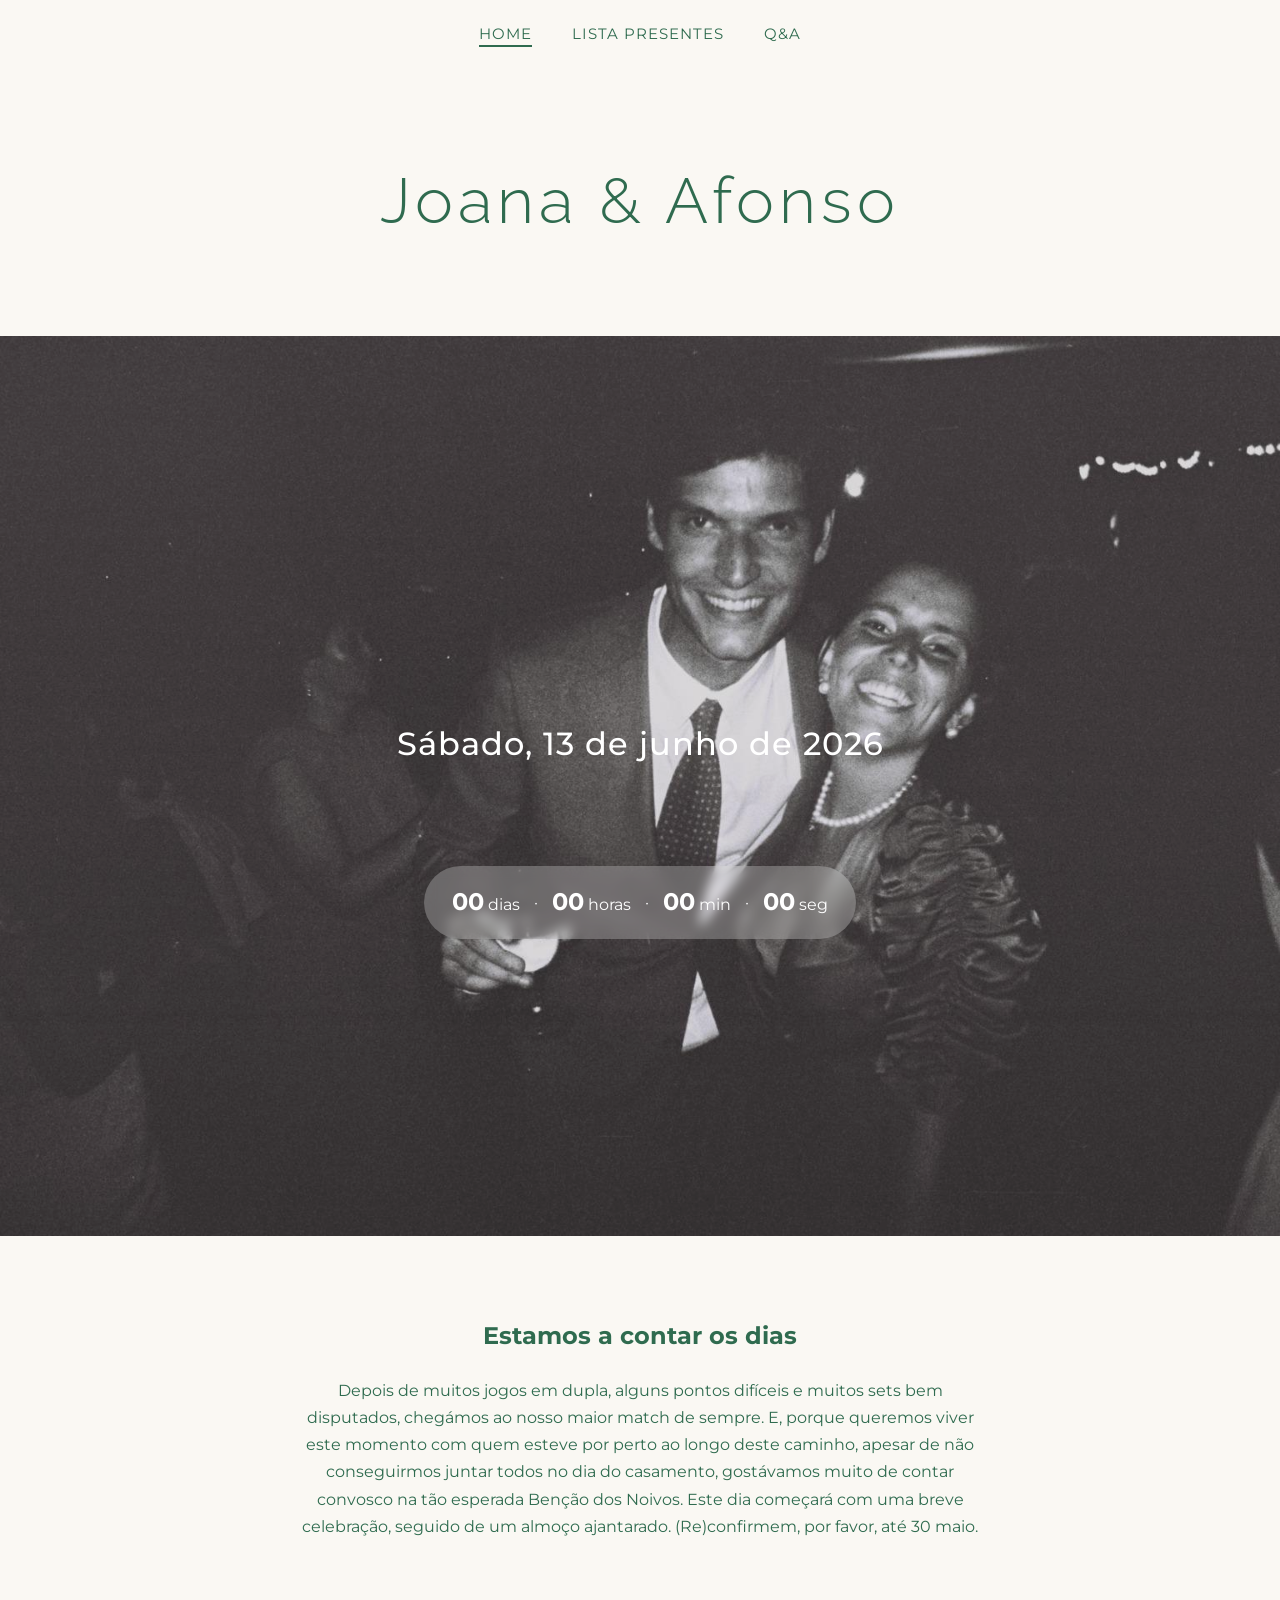
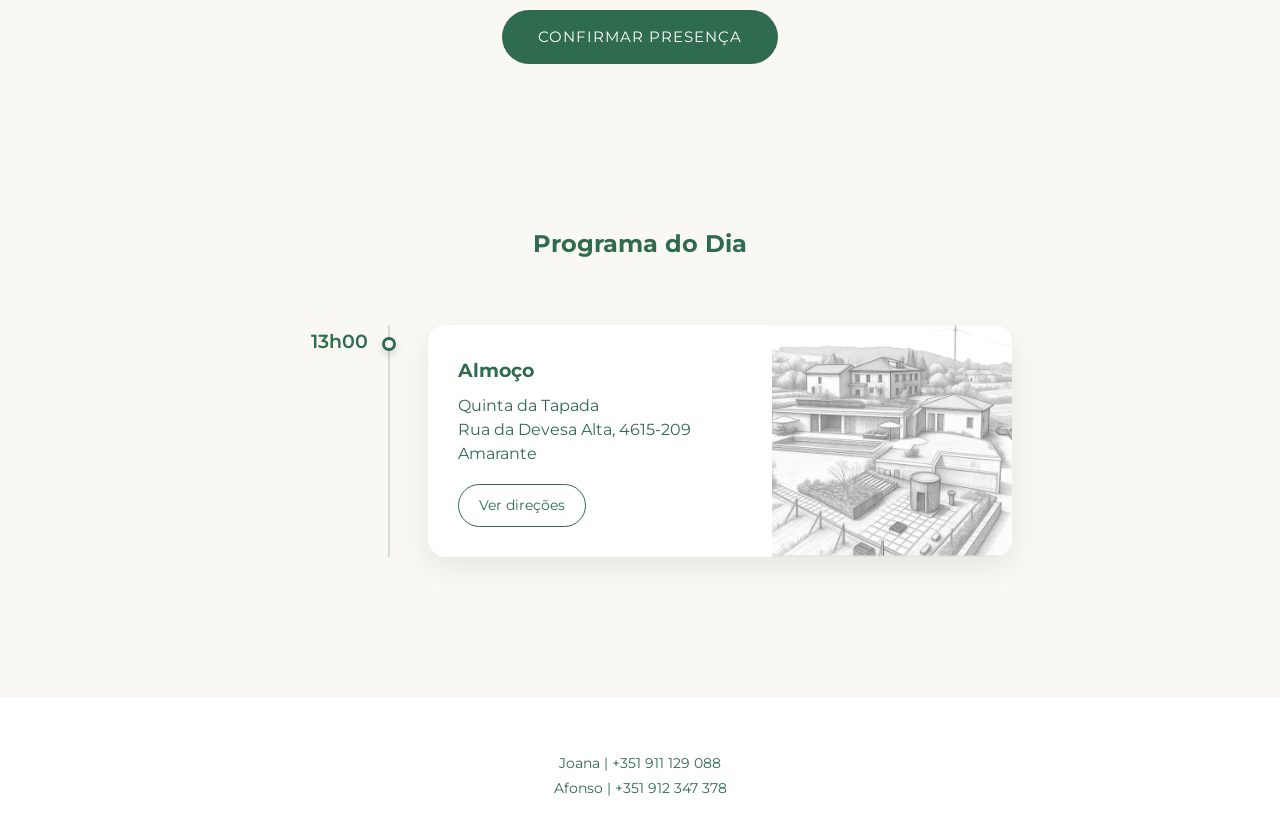
<file: index.html>
<!DOCTYPE html>
<html lang="pt">
<head>
  <meta charset="UTF-8">
  <meta name="viewport" content="width=device-width, initial-scale=1.0">
  <title>Joana & Afonso</title>

  <!-- Google Fonts -->
  <link href="https://fonts.googleapis.com/css2?family=Montserrat:wght@300;400;500&family=Playfair+Display:wght@400;600&display=swap" rel="stylesheet">
  <link href="https://fonts.googleapis.com/css2?family=Raleway:wght@400;700&display=swap" rel="stylesheet">


  <link rel="stylesheet" href="style.css">
</head>
<body>

<!-- MENU -->
<nav class="main-nav">
  <ul>
    <li><a href="index.html" class="active">Home</a></li>
    <li><a href="lista.html">Lista Presentes</a></li>
    <li><a href="qa.html">Q&amp;A</a></li>
  </ul>
</nav>

<!-- HERO COM COUNTDOWN -->
<section class="hero-name">
  <h1>Joana & Afonso</h1>
</section>

<header class="hero">
  <div class="hero-overlay">
    <br>
    <br>
    <p class="date">Sábado, 13 de junho de 2026</p>

    <br>
    <br>

    <!-- COUNTDOWN -->
    <div class="hero-countdown">
      <span><strong id="days">00</strong> dias</span>
      <span>·</span>
      <span><strong id="hours">00</strong> horas</span>
      <span>·</span>
      <span><strong id="minutes">00</strong> min</span>
      <span>·</span>
      <span><strong id="seconds">00</strong> seg</span>
    </div>
  </div>
</header>


  <!-- INTRO -->
  <section class="intro">
    <h2>Estamos a contar os dias</h2>
    <p>
      Depois de muitos jogos em dupla, alguns pontos difíceis e muitos sets bem disputados, chegámos ao nosso maior match de sempre.
      E, porque queremos viver este momento com quem esteve por perto ao longo deste caminho, apesar de não conseguirmos juntar todos no dia do casamento, gostávamos muito de contar convosco na tão esperada Benção dos Noivos.
      Este dia começará com uma breve celebração, seguido de um almoço ajantarado. (Re)confirmem, por favor, até 30 maio.
    </p>
  

  <div class="intro-cta">
  <a href="https://docs.google.com/forms/d/e/1FAIpQLSeSW0TGHM_wLWQVAMB07_bjPpORdLWpm1gA616MDrPWsWFxsA/viewform?usp=publish-editor"
   target="_blank"
   class="btn-rsvp">
  Confirmar Presença
  </a>
  </div>
</section>

 <section class="timeline">
  <h2>Programa do Dia</h2>

  
  <!-- FESTA -->
  <div class="timeline-item">
    <div class="timeline-time">13h00</div>
    <div class="timeline-dot"></div>

    <div class="timeline-card">
      <div class="timeline-text">
        <h3>Almoço</h3>
        <p>Quinta da Tapada<br>Rua da Devesa Alta, 4615-209 Amarante</p>

        <a href="https://www.google.com/maps/dir//R.+da+Devesa+Alta,+Santiago/@41.3029157,-8.159368,17z/data=!4m8!4m7!1m0!1m5!1m1!1s0xd249537f990e17d:0x8cadf1810634799e!2m2!1d-8.1567371!2d41.3029153?entry=ttu&g_ep=EgoyMDI2MDQyMi4wIKXMDSoASAFQAw%3D%3D"
           target="_blank"
           class="timeline-btn">
          Ver direções
        </a>
      </div>

      <div class="timeline-image">
       <img src="Imagens/qt.png" alt="Quinta da Tapada">
      </div>
    </div>
  </div>
</section>


  <!-- FOOTER -->
  <footer>
    <p>
      <br>Joana | +351 911 129 088 
      <br>Afonso | +351 912 347 378
    </p>
  </footer>

  <script src="script.js"></script>
</body>
</html>
</file>
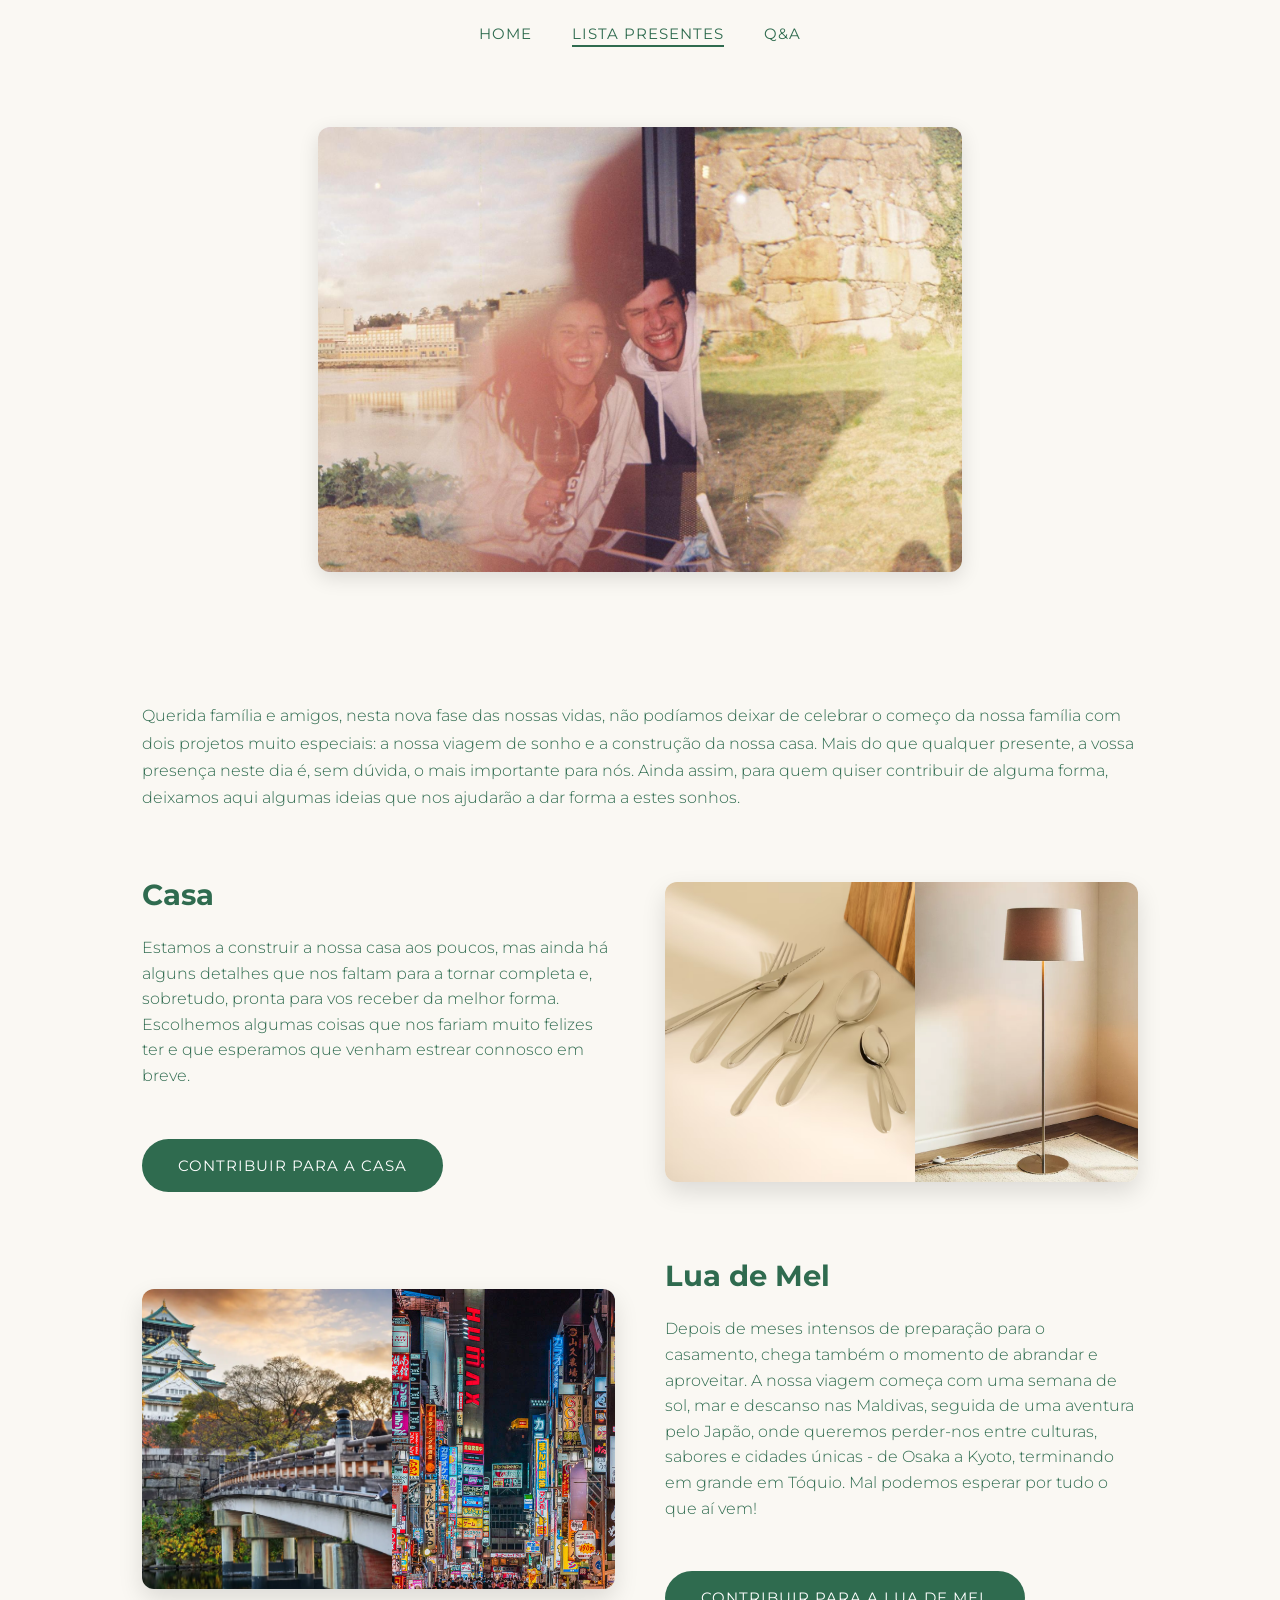
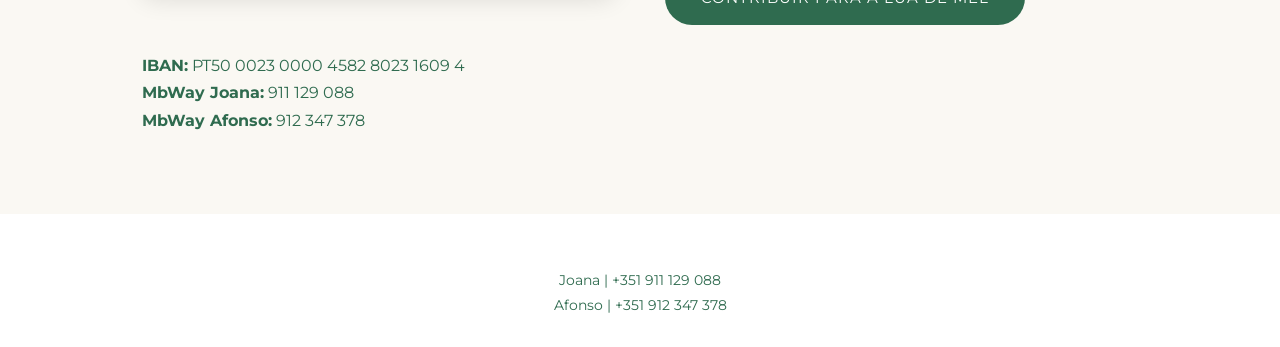
<file: lista.html>
<!DOCTYPE html>
<html lang="pt">
<head>
  <meta charset="UTF-8">
  <meta name="viewport" content="width=device-width, initial-scale=1.0">
  <title>Joana & Afonso</title>

  <!-- Google Fonts -->
  <link href="https://fonts.googleapis.com/css2?family=Montserrat:wght@300;400;500&family=Playfair+Display:wght@400;600&display=swap" rel="stylesheet">
  <link href="https://fonts.googleapis.com/css2?family=Raleway:wght@400;700&display=swap" rel="stylesheet">


  <link rel="stylesheet" href="style.css">
</head>
<body>

<!-- MENU -->
<nav class="main-nav">
  <ul>
    <li><a href="index.html">Home</a></li>
    <li><a href="lista.html" class="active">Lista Presentes</a></li>
    <li><a href="qa.html">Q&amp;A</a></li>
  </ul>
</nav>

<section class="gift-photos">
  <div class="photo-grid">
    <div class="photo-item">
      <img src="Imagens/jueafonso4.jpeg" alt="Joana e Afonso 1">
    </div>
  </div>
</section>

<section class="gift-list">

  <p class="gift-list-intro">
    Querida família e amigos, nesta nova fase das nossas vidas, não podíamos deixar de celebrar o começo da nossa família com dois projetos muito especiais: a nossa viagem de sonho e a construção da nossa casa.
    Mais do que qualquer presente, a vossa presença neste dia é, sem dúvida, o mais importante para nós.
    Ainda assim, para quem quiser contribuir de alguma forma, deixamos aqui algumas ideias que nos ajudarão a dar forma a estes sonhos.
  </p>


<!-- CASA -->
<div class="gift-section">
  <div class="gift-text">
    <h2>Casa</h2>
    <p>
      Estamos a construir a nossa casa aos poucos, mas ainda há alguns detalhes que nos faltam para a tornar completa e, sobretudo, pronta para vos receber da melhor forma.
      Escolhemos algumas coisas que nos fariam muito felizes ter e que esperamos que venham estrear connosco em breve.
    </p>

    <a href="https://docs.google.com/forms/d/e/1FAIpQLSfk8yB2sffYw79Pkmv_kUnTwcWq4MNpGdR9JQ0ivEacNanQ2w/viewform?usp=dialog" class="btn-rsvp">Contribuir para a Casa</a>
  </div>

  <div class="gift-carousel">
    <div class="carousel-track">
      <img src="Imagens/faqueiro2.avif" alt="Casa 1">
      <img src="Imagens/candeeiroquarto.webp" alt="Casa 3">
      <img src="Imagens/espelho.webp" alt="Casa 4">
      <img src="Imagens/mesabaixa.webp" alt="Casa 5">
      <img src="Imagens/bimby.jpg" alt="Casa 2">
      <img src="Imagens/poltrona.webp" alt="Casa 6">
      <img src="Imagens/serviço.webp" alt="Casa 7">
      <img src="Imagens/aparador.webp" alt="Casa 8">
      <img src="Imagens/cadeiras.webp" alt="Casa 9">

      <img src="Imagens/faqueiro2.avif" alt="Casa 1">
      <img src="Imagens/candeeiroquarto.webp" alt="Casa 3">
      <img src="Imagens/espelho.webp" alt="Casa 4">
      <img src="Imagens/mesabaixa.webp" alt="Casa 5">
      <img src="Imagens/bimby.jpg" alt="Casa 2">
      <img src="Imagens/poltrona.webp" alt="Casa 6">
      <img src="Imagens/serviço.webp" alt="Casa 7">
      <img src="Imagens/aparador.webp" alt="Casa 8">
      <img src="Imagens/cadeiras.webp" alt="Casa 9">
    </div>
  </div>
</div>

<!-- LUA DE MEL -->
<div class="gift-section reverse">
  <div class="gift-text">
    <h2>Lua de Mel</h2>
    <p>
      Depois de meses intensos de preparação para o casamento, chega também o momento de abrandar e aproveitar.
      A nossa viagem começa com uma semana de sol, mar e descanso nas Maldivas, seguida de uma aventura pelo Japão, onde queremos perder-nos entre culturas, sabores e cidades únicas - de Osaka a Kyoto, terminando em grande em Tóquio.
      Mal podemos esperar por tudo o que aí vem! 
    </p>

    <a href="https://docs.google.com/forms/d/e/1FAIpQLSfk8yB2sffYw79Pkmv_kUnTwcWq4MNpGdR9JQ0ivEacNanQ2w/viewform?usp=dialog" class="btn-rsvp">Contribuir para a Lua de Mel</a>
  </div>

  <div class="gift-carousel">
    <div class="carousel-track">
      <img src="Imagens/japao1.webp" alt="Lua de mel 1">
      <img src="Imagens/japao2.jpg" alt="Lua de mel 2">
      <img src="Imagens/maldivas4.jpeg" alt="Lua de mel 3">
      <img src="Imagens/japao3.jpg" alt="Lua de mel 4">
      <img src="Imagens/maldivas1.webp" alt="Lua de mel 5">
      <img src="Imagens/japao4.jpg" alt="Lua de mel 6">
      <img src="Imagens/maldivas2.jpg" alt="Lua de mel 7">
      <img src="Imagens/japao5.jpg" alt="Lua de mel 8">
      <img src="Imagens/maldivas3.avif" alt="Lua de mel 9">

      <img src="Imagens/japao1.webp" alt="Lua de mel 1">
      <img src="Imagens/japao2.jpg" alt="Lua de mel 2">
      <img src="Imagens/maldivas4.jpeg" alt="Lua de mel 3">
      <img src="Imagens/japao3.jpg" alt="Lua de mel 4">
      <img src="Imagens/maldivas1.webp" alt="Lua de mel 5">
      <img src="Imagens/japao4.jpg" alt="Lua de mel 6">
      <img src="Imagens/maldivas2.jpg" alt="Lua de mel 7">
      <img src="Imagens/japao5.jpg" alt="Lua de mel 8">
      <img src="Imagens/maldivas3.avif" alt="Lua de mel 9">
    </div>
  </div>
</div>

    <p>
    <br>
    
    <b>IBAN:</b> PT50 0023 0000 4582 8023 1609 4
  </p>
  <p>
    <b>MbWay Joana:</b> 911 129 088
  </p>
  <p>
    <b>MbWay Afonso:</b> 912 347 378
  </p>

</section>



  <!-- FOOTER -->
  <footer>
    <p>
      <br>Joana | +351 911 129 088 
      <br>Afonso | +351 912 347 378
    </p>
  </footer>

</body>
</html>
</file>
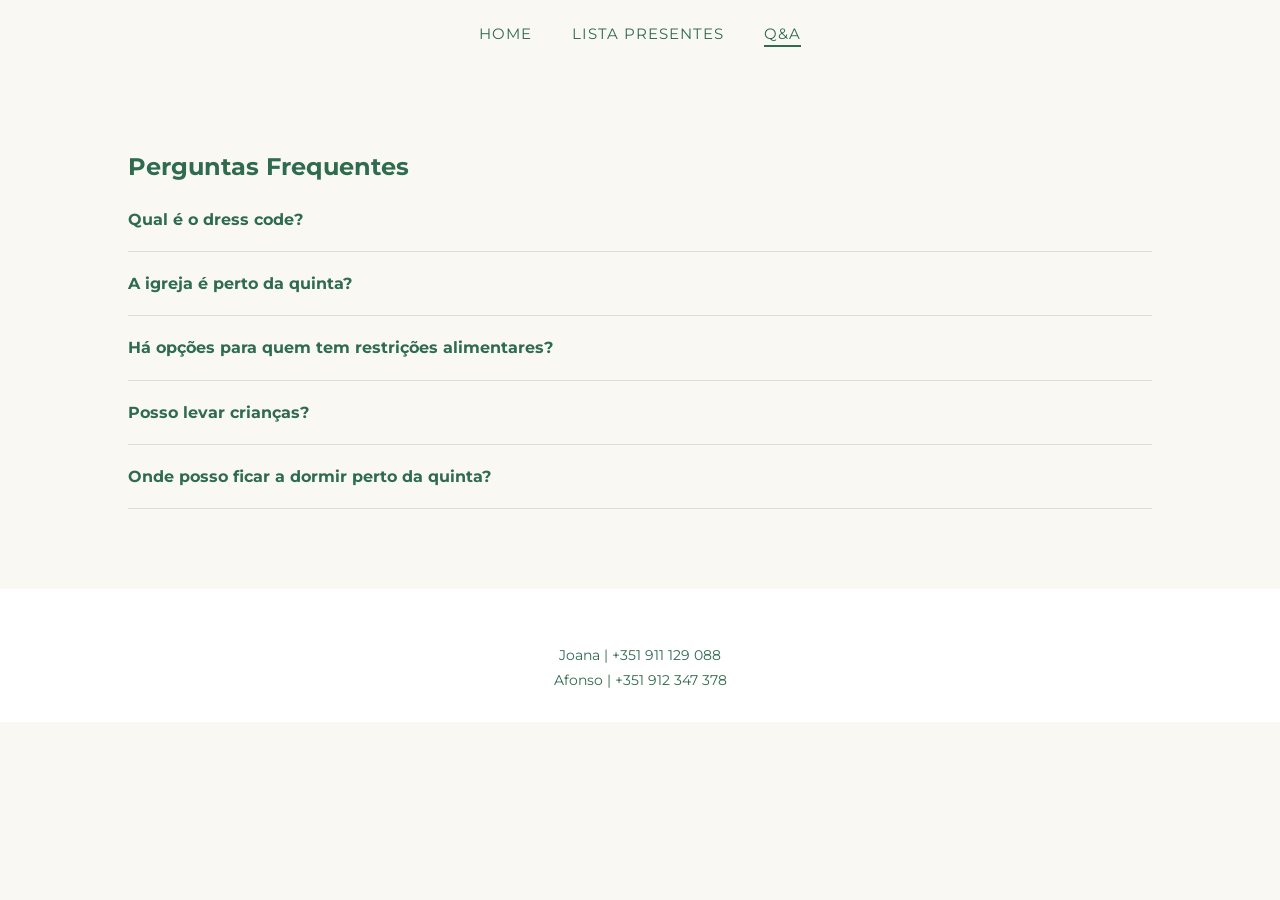
<file: qa.html>
<!DOCTYPE html>
<html lang="pt">
<head>
  <meta charset="UTF-8">
  <meta name="viewport" content="width=device-width, initial-scale=1.0">
  <title>Joana & Afonso</title>

  <!-- Google Fonts -->
  <link href="https://fonts.googleapis.com/css2?family=Montserrat:wght@300;400;500&family=Playfair+Display:wght@400;600&display=swap" rel="stylesheet">
  <link href="https://fonts.googleapis.com/css2?family=Raleway:wght@400;700&display=swap" rel="stylesheet">


  <link rel="stylesheet" href="style.css">
</head>
<body>

<!-- MENU -->
<nav class="main-nav">
  <ul>
    <li><a href="index.html">Home</a></li>
    <li><a href="lista.html">Lista Presentes</a></li>
    <li><a href="qa.html" class="active">Q&amp;A</a></li>
  </ul>
</nav>

<section id="qa" class="qa">
  <h2>Perguntas Frequentes</h2>
  <p> </p>

  <div class="qa-item">
    <h3>Qual é o dress code?</h3>
    <p>O dress code preferencial é fato e vestido à escolha das donzelas. Queremos todos muito giros e à altura da ocasião!</p>
  </div>

  <div class="qa-item">
    <h3>A igreja é perto da quinta?</h3>
    <p>Médio, mas tudo se faz! A quinta fica a 30 min de carro da igreja. Para quem vem do Porto já são 50 min, por isso não se atrasem!</p>
  </div>

  <div class="qa-item">
    <h3>Há opções para quem tem restrições alimentares?</h3>
    <p>Claro que sim! Basta indicar no formulário de confirmação de presença e nós tratamos de tudo para que ninguém passe fome.
      Vegetarianos, acusem-se por favor! </p>
  </div>

  <div class="qa-item">
    <h3>Posso levar crianças?</h3>
    <p>Infelizmente não conseguimos convidar crianças… nem os primos da nossa geração.
      <br>Após negociações difíceis e alguma gestão diplomática familiar, vão apenas 3 em representação dos outros 200 mil.
      Por isso, a celebração será mesmo <i>adults only</i>.
    </p>
  </div>

  <div class="qa-item">
    <h3>Onde posso ficar a dormir perto da quinta?</h3>
    <p>Para que ninguém tenha de fazer o regresso em piloto automático depois da festa, existem várias opções de alojamento perto da quinta — hotéis, alojamentos locais e muitos Airbnbs pela zona de Amarante.
    <br>Algumas sugestões: Hotel Navarras, Casa das Lérias, Des Arts Guesthouse ou Hotel Quinta da Cruz.</p>
  </div>
  
</section>

  <!-- FOOTER -->
  <footer>
    <p>
      <br>Joana | +351 911 129 088 
      <br>Afonso | +351 912 347 378
    </p>
  </footer>

  <script src="script.js"></script>
</body>
</html>
</file>
<file: style.css>
/* RESET */
* {
  margin: 0;
  padding: 0;
  box-sizing: border-box;
}

/* CORES */
:root {
  --green: #2F6B4F;
  --yellow: #F4D35E;
  --light: #FAF8F3;
  --white: #FFFFFF;
}

/* TIPOGRAFIA BASE */
body {
  font-family: 'Montserrat', sans-serif;
  background-color: var(--light);
  color: var(--green);
  line-height: 1.7;
}

h1, h2, h3 {
  font-family: 'Montserrat', serif;
}

/* MENU */
.main-nav {
  position: relative;
  width: 100%;
  z-index: 20;
  background: transparent;
  padding: 20px 0;
   z-index: 10;
}

.main-nav ul {
  display: flex;
  justify-content: center;
  gap: 40px;
  list-style: none;
}

.main-nav a {
  font-family: 'Montserrat', sans-serif;
  font-size: 0.95rem;
  letter-spacing: 1px;
  text-transform: uppercase;
  color: var(--green); /* links verdes */
  text-decoration: none;
  position: relative;
  padding-bottom: 2px;
  transition: color 0.3s ease;
}

.main-nav a::after {
  content: '';
  position: absolute;
  left: 0;
  bottom: -2px;
  height: 2px;
  width: 0;
  background-color: var(--green); /* sublinhado verde */
  transition: width 0.3s ease;
}

.main-nav a:hover::after,
.main-nav a.active::after {
  width: 100%;
}

/* HERO */
.hero {
  height: 100vh; /* reduzido de 100vh para 80vh */
  background-image: url("Imagens/jueafonso5.jpeg");
  background-size: cover;
  background-position: center;
  position: relative;
  display: flex;
  justify-content: center;
  align-items: center;
}


.hero-overlay {
  width: 100%;
  height: 100%;
  background-color: rgba(0, 0, 0, 0.1); /* preto semi-transparente */
  display: flex;
  flex-direction: column;
  align-items: center;
  justify-content: center;
  color: var(--white);
  text-align: center;
  gap: 20px;
}

.hero-name h1 {
  font-family: 'Raleway', sans-serif; /* moderna e elegante */
  font-size: 4rem;
  color: var(--green);
  margin: 0;
  font-weight: 300;
  text-align: center;
  letter-spacing: 5px;
}
.date {
  font-size: 2rem; /* maior que antes */
  font-weight: 500;
  margin-top: 10px;
  color: var(--white);
  letter-spacing: 1px;
}

/* COUNTDOWN HERO */
.countdown-hero {
  height: 60vh;
  background-image: url("Imagens/jueafonso5.jpeg");
  background-size: cover;
  background-position: center;
  display: flex;
  justify-content: center;
  align-items: center;
}

.hero-countdown {
  background-color: rgba(255, 255, 255, 0.25); /* leve transparente */
  backdrop-filter: blur(6px);
  padding: 16px 28px;
  border-radius: 40px;
  display: flex;
  align-items: center;
  gap: 14px;
  font-size: 1rem;
  white-space: nowrap;
}


.hero-countdown strong {
  font-family: 'Montserrat', serif;
  font-size: 1.5rem;
  color: var(--white);
}

/* TIMELINE */
.timeline {
  padding: 80px 10%;
  max-width: 1000px;
  margin: 0 auto;
}

.timeline h2 {
  text-align: center;
  margin-bottom: 60px;
}

/* ITEM */
.timeline-item {
  display: flex;
  gap: 40px;
  position: relative;
  padding-left: 20px;
  margin-bottom: 60px;
}

/* linha vertical */
.timeline-item::before {
  content: '';
  position: absolute;
  left: 120px;
  top: 0;
  width: 2px;
  height: 100%;
  background-color: rgba(47, 107, 79, 0.2);
}

/* hora */
.timeline-time {
  min-width: 100px;
  font-size: 1.2rem;
  font-weight: 600;
  color: var(--green);
  text-align: right;
  padding-right: 20px;
}

.timeline-dot {
  position: absolute;
  left: 114px; /* centro da linha */
  top: 12px;   /* alinhada com o texto da hora */
  width: 14px;
  height: 14px;
  background-color: var(--white);
  border: 3px solid var(--green);
  border-radius: 50%;
  z-index: 2;
  box-shadow: 0 4px 10px rgba(0,0,0,0.15);
}

/* CARD */
.timeline-card {
  display: flex;
  background-color: var(--white);
  border-radius: 18px;
  overflow: hidden;
  box-shadow: 0 10px 30px rgba(0,0,0,0.08);
  flex: 1;
}

/* TEXTO */
.timeline-text {
  padding: 30px;
  flex: 1;
}

.timeline-text h3 {
  margin-bottom: 8px;
}

.timeline-text p {
  margin-bottom: 18px;
  line-height: 1.5;
}

/* IMAGEM */
.timeline-image {
  width: 240px;
}

.timeline-image img {
  width: 100%;
  height: 100%;
  object-fit: cover;
}

/* BOTÃO */
.timeline-btn {
  display: inline-block;
  padding: 8px 20px;
  border-radius: 30px;
  border: 1px solid var(--green);
  color: var(--green);
  text-decoration: none;
  font-size: 0.9rem;
  transition: all 0.3s ease;
}

.timeline-btn:hover {
  background-color: var(--green);
  color: var(--white);
}

/* RESPONSIVO */
@media (max-width: 800px) {
  .timeline-card {
    flex-direction: column;
  }

  .timeline-image {
    width: 100%;
    height: 180px;
  }

  .timeline-item::before {
    display: none;
  }

  .timeline-dot {
    display: none;
  }

  .timeline-item {
    padding-left: 0;
    gap: 20px;
  }

  .timeline-time {
    text-align: left;
  }
}


/* RESPONSIVO */
@media (max-width: 700px) {
  .timeline-item {
    flex-direction: column;
    padding-left: 0;
  }

  .timeline-item::before {
    display: none;
  }

  .timeline-time {
    text-align: left;
    font-size: 1.1rem;
  }
}

/* RESPONSIVO */
@media (max-width: 900px) {
  .hero h1 {
    font-size: 3rem;
    margin-top: 50px;
  }
}

@media (max-width: 600px) {
  .hero-countdown {
    font-size: 0.9rem;
    padding: 12px 20px;
    gap: 10px;
  }

  .hero-countdown strong {
    font-size: 1.3rem;
  }

  .main-nav ul {
    gap: 20px;
  }

  .main-nav a {
    font-size: 0.85rem;
  }
}

@media (max-width: 768px) {
  .main-nav {
    padding: 15px 0;
  }

  .main-nav ul {
    gap: 10px;
  }

  .main-nav a {
    font-size: 0.75rem;
  }
}

/* BOTÃO RSVP */
.intro-cta {
  margin-top: 40px;
}

.btn-rsvp {
  display: inline-block;
  margin: 30px auto 0;
  padding: 14px 36px;

  background-color: var(--green);
  color: var(--white);
  text-decoration: none;
  font-family: 'Montserrat', sans-serif;
  font-size: 0.95rem;
  letter-spacing: 1px;
  text-transform: uppercase;

  border-radius: 30px;
  transition: background-color 0.3s ease, transform 0.2s ease;
}

.btn-rsvp:hover {
  background-color: transparent;
  color: var(--green);
  box-shadow: inset 0 0 0 2px var(--green);
}

@media (max-width: 768px) {
  .btn-rsvp {
    width: 100%;
    text-align: center;
    padding: 16px;
    font-size: 0.9rem;
  }
}


/* INTRO, LOCATION, FOOTER */
section {
  padding: 80px 10%;
}

.intro {
  text-align: center;
}

.intro h2 {
  margin-bottom: 20px;
}

.intro p {
  max-width: 700px;
  margin: 0 auto 15px;
}

.location {
  display: flex;
  gap: 50px;
  align-items: center;
}

.location.reverse {
  flex-direction: row-reverse;
  background-color: var(--white);
}

.location-image img {
  width: 100%;
  max-width: 450px;
  border-radius: 12px;
}

.location-text h3 {
  margin-bottom: 15px;
}

.location-text .details {
  margin-top: 15px;
  font-weight: 500;
}

.agenda {
  background-color: var(--green);
  color: var(--white);
  text-align: center;
}

.agenda h2 {
  margin-bottom: 30px;
}

.agenda ul {
  list-style: none;
  max-width: 400px;
  margin: 0 auto;
}

.agenda li {
  display: flex;
  justify-content: space-between;
  padding: 12px 0;
  border-bottom: 1px solid rgba(255,255,255,0.3);
}

.agenda span {
  color: var(--yellow);
  font-weight: 500;
}

footer {
  text-align: center;
  padding: 30px;
  background-color: var(--white);
  font-size: 0.9rem;
}

/* RESPONSIVO */
@media (max-width: 900px) {
  section {
    padding: 60px 8%;
  }

  .location,
  .location.reverse {
    flex-direction: column;
    text-align: center;
  }

  .hero h1 {
    font-size: 3rem;
    margin-top: 50px;
  }
}

@media (max-width: 600px) {
  .hero-countdown {
    font-size: 0.9rem;
    padding: 12px 20px;
    gap: 10px;
  }

  .hero-countdown strong {
    font-size: 1.3rem;
  }

  .main-nav ul {
    gap: 20px;
  }

  .main-nav a {
    font-size: 0.85rem;
  }
}

/* LISTA DE CASAMENTO */
.gift-list {
  padding: 120px 8% 80px;
  max-width: 1200px;
  margin: 0 auto;
  text-align: left;
}

.gift-list h1 {
  margin-bottom: 15px;
}

.gift-list-intro {
  margin-bottom: 40px;
  font-weight: 300;
}

label {
  font-size: 0.85rem;
  text-transform: uppercase;
  letter-spacing: 1px;
  margin-bottom: 6px;
}

input,
select,
textarea {
  padding: 12px 14px;
  border-radius: 8px;
  border: 1px solid rgba(47, 107, 79, 0.3);
  font-family: 'Montserrat', sans-serif;
  font-size: 0.95rem;
}

input:focus,
select:focus,
textarea:focus {
  outline: none;
  border-color: var(--green);
}

/* FTG LISTA */
.gift-photos {
  max-width: 900px;
  margin: 60px auto 10px;
  padding: 0 10%;
}

.photo-item {
  overflow: hidden;
  border-radius: 12px;
  box-shadow: 0 6px 20px rgba(0,0,0,0.12);
  transition: transform 0.3s ease;
}

.photo-item img {
  width: 100%;
  height: 100%;
  object-fit: cover;
  display: block;
  transition: transform 0.3s ease;
}

.photo-item:hover img {
  transform: scale(1.05);
}

/* GIFT SECTIONS */
.gift-section {
  display: flex;
  align-items: center;
  justify-content: space-between;
  gap: 50px;
  margin-top: 60px;
  text-align: left;
}

.gift-section.reverse {
  flex-direction: row-reverse;
}

.gift-text {
  flex: 1;
}

.gift-text h2 {
  font-size: 1.8rem;
  margin-bottom: 15px;
}

.gift-text p {
  margin-bottom: 20px;
  font-weight: 300;
  line-height: 1.6;
}

.gift-image {
  flex: 1;
}

.gift-image img {
  width: 100%;
  max-width: 420px;
  border-radius: 12px;
  object-fit: cover;
  box-shadow: 0 10px 25px rgba(0,0,0,0.12);
}

/* CARROSSEL CONTÍNUO */
.gift-carousel {
  flex: 1;
  overflow: hidden;
  border-radius: 12px;
  box-shadow: 0 10px 25px rgba(0,0,0,0.12);
}

.carousel-track {
  display: flex;
  width: max-content;
  animation: scroll 20s linear infinite;

}

.carousel-track img {
  width: 250px;
  height: 300px;
  object-fit: cover;
  flex-shrink: 0;

}

/* ANIMAÇÃO CONTÍNUA */
@keyframes scroll {
  0% {
    transform: translateX(0);
  }
  100% {
    transform: translateX(-50%);
  }
}

.qa-item {
  border-bottom: 1px solid #ddd;
  padding: 15px 0;
  cursor: pointer;
}

.qa-item h3 {
  margin: 0;
}

.qa-item p {
  display: none;
  margin-top: 10px;
}

.qa-item.active p {
  display: block;
}

.photo-collage {
  text-align: center;
  padding: 60px 20px;
}

.collage-grid {
  display: grid;
  grid-template-columns: repeat(3, 1fr);
  gap: 20px;
  max-width: 900px;
  margin: 0 auto;
}

.collage-grid img {
  width: 100%;
  height: 300px;
  object-fit: cover;
  border-radius: 12px;
  transition: transform 0.3s ease, box-shadow 0.3s ease;
}

/* efeito giro ao passar o rato */
.collage-grid img:hover {
  transform: scale(1.05) rotate(1deg);
  box-shadow: 0 10px 25px rgba(0,0,0,0.2);
}

/* layout mais dinâmico */
.collage-grid img:nth-child(1) {
  transform: rotate(-2deg);
}

.collage-grid img:nth-child(2) {
  transform: rotate(2deg);
}

.collage-grid img:nth-child(3) {
  transform: rotate(-1deg);
}

/* =========================
   📱 MOBILE FIXES (COLAGEM + GERAL)
   ========================= */

@media (max-width: 768px) {

  /* HERO */
  .hero-name h1 {
    font-size: 2rem;
    letter-spacing: 2px;
    padding: 0 10px;
  }

  .date {
    font-size: 1.2rem;
  }

  .hero-countdown {
    flex-wrap: wrap;
    justify-content: center;
    gap: 6px;
    font-size: 0.8rem;
  }

  .hero-countdown strong {
    font-size: 1.1rem;
  }

  .hero-countdown span {
    display: flex;
    gap: 4px;
  }

  /* TIMELINE */
  .timeline {
    padding: 60px 6%;
  }

  .timeline-card {
    flex-direction: column;
  }

  .timeline-image {
    width: 100%;
    height: 200px;
  }

  .timeline-time {
    text-align: left;
    padding-right: 0;
    margin-bottom: 10px;
  }

  .timeline-item::before,
  .timeline-dot {
    display: none;
  }

  /* INTRO */
  .intro p {
    font-size: 0.95rem;
  }

  /* GIFT SECTIONS */
  .gift-section,
  .gift-section.reverse {
    flex-direction: column;
    text-align: center;
    gap: 25px;
  }

  .gift-carousel {
    width: 100%;
  }

  .carousel-track img {
    width: 180px;
    height: 220px;
  }

  /* 📸 COLAGEM (IMPORTANTE) */
  .photo-collage-free {
    width: 100% !important;
    height: auto !important;
    position: relative;
    padding: 20px 0;
  }

  .photo-collage-free img {
    position: relative !important;
    width: 90% !important;
    height: auto !important;
    margin: 10px auto;
    display: block;
    transform: none !important;
  }

  .collage-text {
    position: static !important;
    text-align: center;
    margin-top: 10px;
    font-size: 22px;
  }

  /* GRID (LISTA / OUTROS) */
  .collage-grid {
    grid-template-columns: 1fr;
  }

  .collage-grid img {
    height: 220px;
  }

  /* NAV */
  .main-nav ul {
    gap: 15px;
    flex-wrap: wrap;
  }

  .main-nav a {
    font-size: 0.8rem;
  }
}

  @media (max-width: 768px) {
  .hero {
    height: 85vh;
    padding: 20px;
  }

  .hero-overlay {
    padding: 20px;
    gap: 10px;
  }
}
@media (max-width: 768px) {
  .timeline {
    padding: 50px 5%;
  }

  .timeline-item {
    flex-direction: column;
    gap: 10px;
    margin-bottom: 40px;
  }

  .timeline-time {
    font-size: 1rem;
    font-weight: 600;
  }

  .timeline-card {
    border-radius: 14px;
  }

  .timeline-text {
    padding: 20px;
    text-align: center;
  }

  .timeline-image {
    height: 180px;
  }

  .timeline-btn {
    margin-top: 10px;
  }
}

@media (max-width: 768px) {
  .gift-list {
    padding: 80px 6% 40px;
    text-align: center;
  }

  .gift-text p {
    font-size: 0.95rem;
  }
}

.qa-item {
  padding: 18px 0;
}

.qa-item h3 {
  font-size: 1rem;
}

.qa-item p {
  font-size: 0.95rem;
}
body {
  -webkit-tap-highlight-color: transparent;
}

@media (max-width: 768px) {
  .hero {
    background-position: 70% center;
  }
}
</file>
